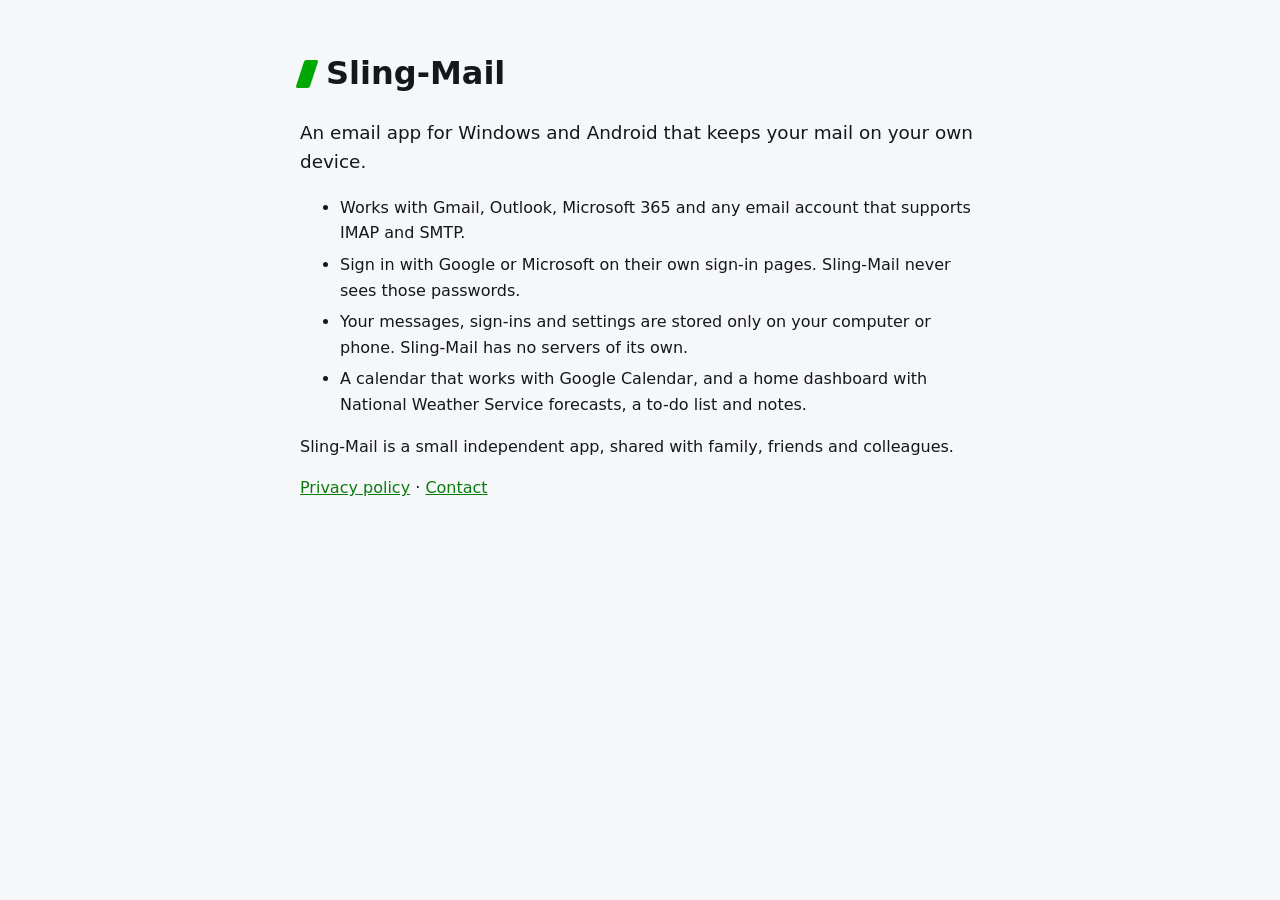
<file: index.html>
<!doctype html>
<html lang="en">
<head>
<meta charset="utf-8">
<meta name="viewport" content="width=device-width, initial-scale=1">
<title>Sling-Mail</title>
<meta name="description" content="Sling-Mail is an email app for Windows and Android that keeps your mail on your own device.">
<link rel="stylesheet" href="style.css">
</head>
<body>
<main>
  <h1><span class="mark"></span>Sling-Mail</h1>
  <p class="lead">An email app for Windows and Android that keeps your mail on your own device.</p>
  <ul>
    <li>Works with Gmail, Outlook, Microsoft&nbsp;365 and any email account that supports IMAP and SMTP.</li>
    <li>Sign in with Google or Microsoft on their own sign-in pages. Sling-Mail never sees those passwords.</li>
    <li>Your messages, sign-ins and settings are stored only on your computer or phone. Sling-Mail has no servers of its own.</li>
    <li>A calendar that works with Google Calendar, and a home dashboard with National Weather Service forecasts, a to-do list and notes.</li>
  </ul>
  <p>Sling-Mail is a small independent app, shared with family, friends and colleagues.</p>
  <p><a href="privacy.html">Privacy policy</a> · <a href="https://github.com/AmericanW1987/sling-mail-site/issues">Contact</a></p>
</main>
</body>
</html>
</file>
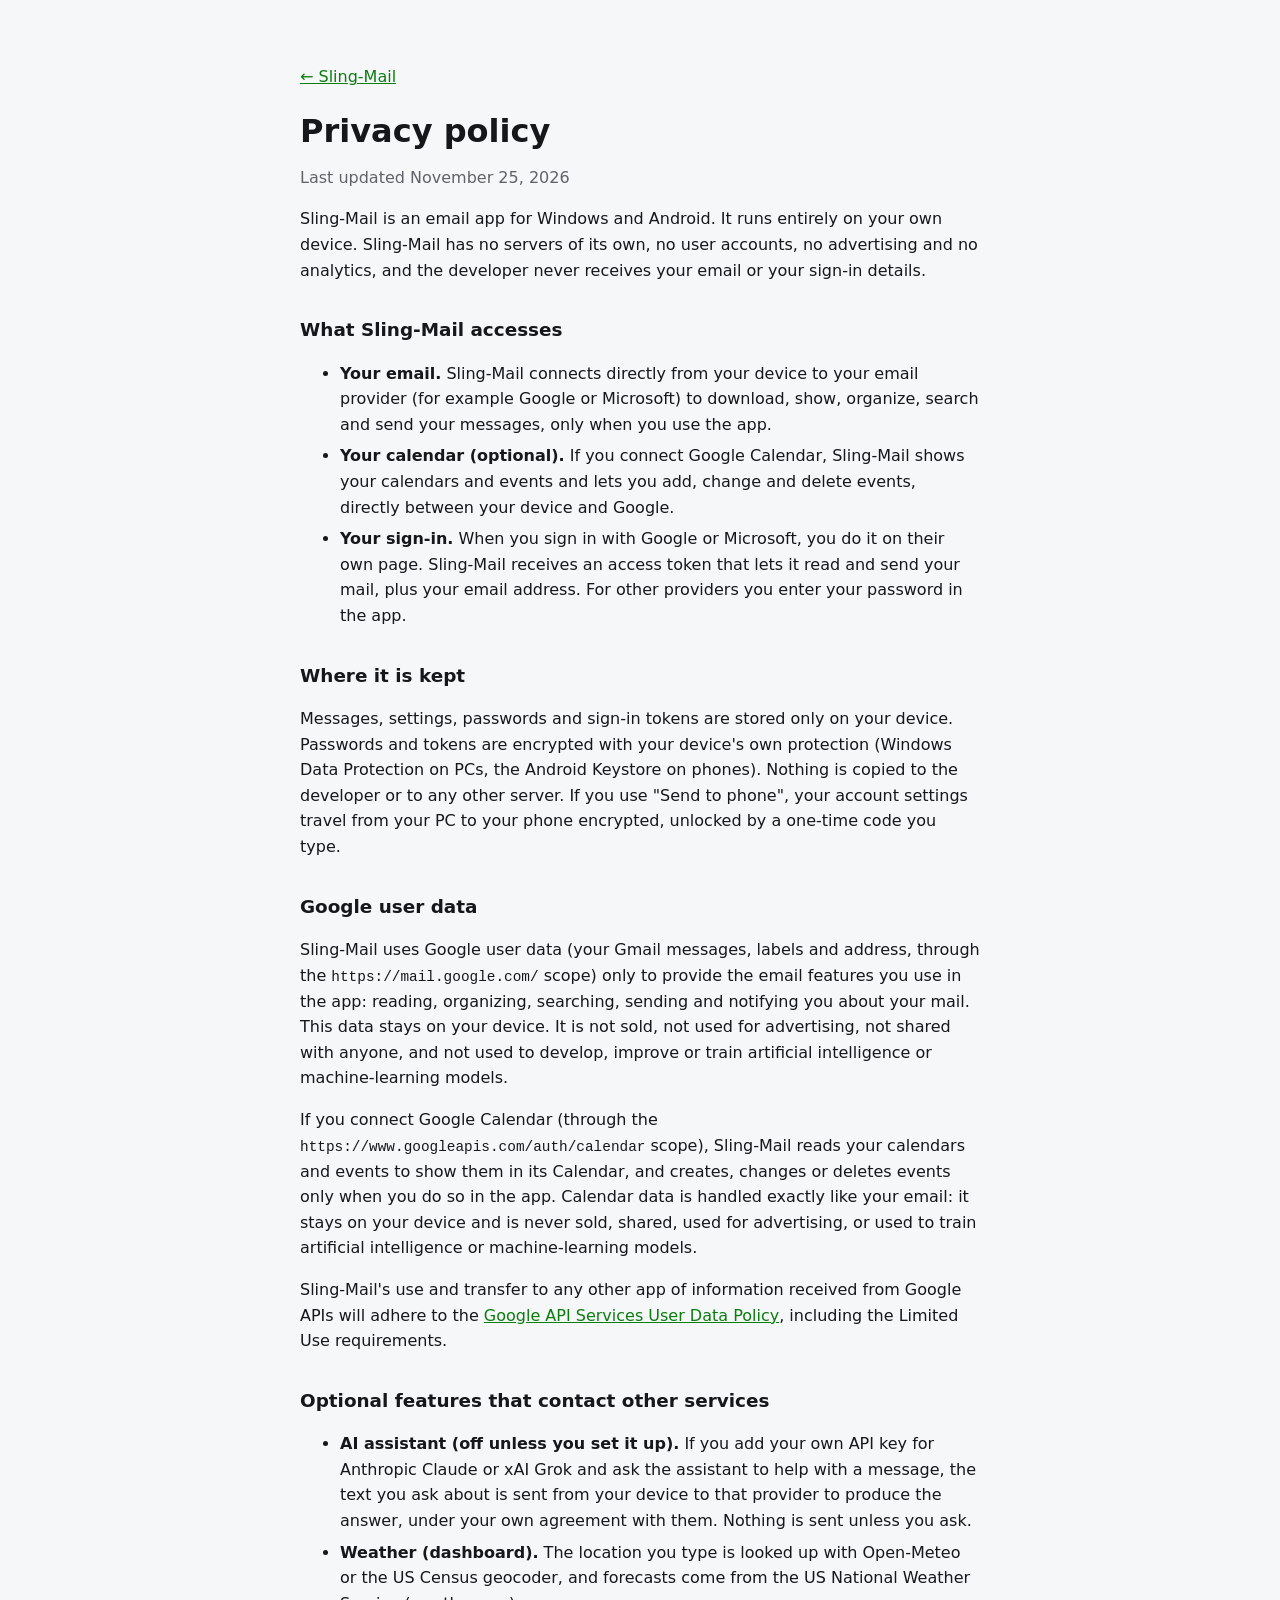
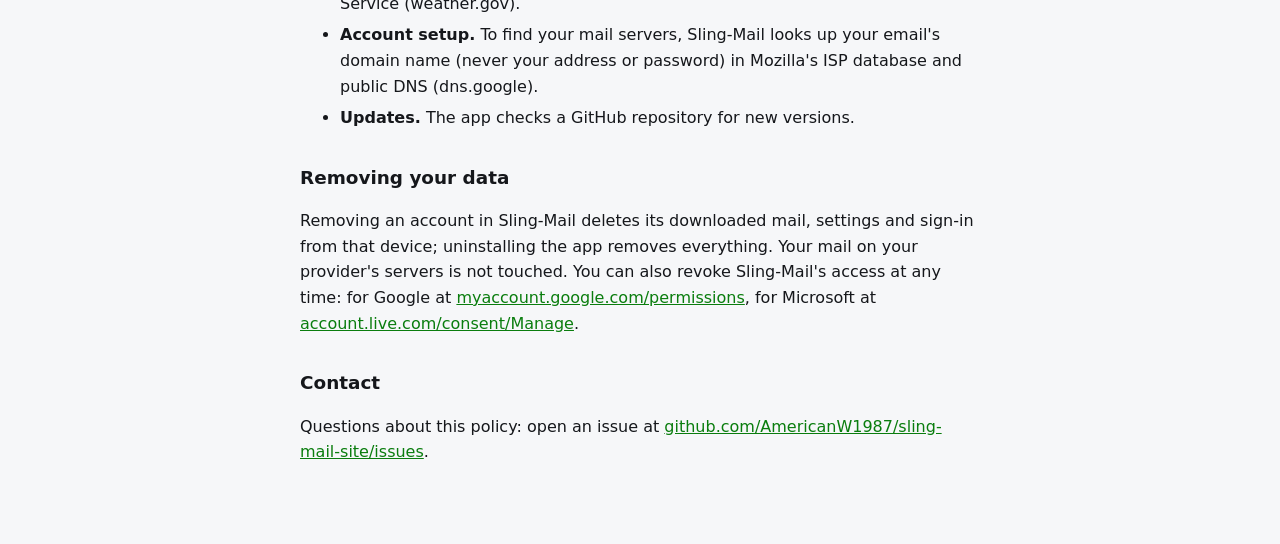
<file: privacy.html>
<!doctype html>
<html lang="en">
<head>
<meta charset="utf-8">
<meta name="viewport" content="width=device-width, initial-scale=1">
<title>Sling-Mail privacy policy</title>
<link rel="stylesheet" href="style.css">
</head>
<body>
<main>
  <p><a href="index.html">← Sling-Mail</a></p>
  <h1>Privacy policy</h1>
  <p class="muted">Last updated November 25, 2026</p>

  <p>Sling-Mail is an email app for Windows and Android. It runs entirely on your own device. Sling-Mail has no servers
  of its own, no user accounts, no advertising and no analytics, and the developer never receives your email or your
  sign-in details.</p>

  <h2>What Sling-Mail accesses</h2>
  <ul>
    <li><b>Your email.</b> Sling-Mail connects directly from your device to your email provider (for example Google or
    Microsoft) to download, show, organize, search and send your messages, only when you use the app.</li>
    <li><b>Your calendar (optional).</b> If you connect Google Calendar, Sling-Mail shows your calendars and events and lets you add, change and delete events, directly between your device and Google.</li>
    <li><b>Your sign-in.</b> When you sign in with Google or Microsoft, you do it on their own page. Sling-Mail receives an
    access token that lets it read and send your mail, plus your email address. For other providers you enter your
    password in the app.</li>
  </ul>

  <h2>Where it is kept</h2>
  <p>Messages, settings, passwords and sign-in tokens are stored only on your device. Passwords and tokens are encrypted
  with your device's own protection (Windows Data Protection on PCs, the Android Keystore on phones). Nothing is copied
  to the developer or to any other server. If you use "Send to phone", your account settings travel from your PC to your
  phone encrypted, unlocked by a one-time code you type.</p>

  <h2>Google user data</h2>
  <p>Sling-Mail uses Google user data (your Gmail messages, labels and address, through the <code>https://mail.google.com/</code>
  scope) only to provide the email features you use in the app: reading, organizing, searching, sending and notifying you
  about your mail. This data stays on your device. It is not sold, not used for advertising, not shared with anyone,
  and not used to develop, improve or train artificial intelligence or machine-learning models.</p>
  <p>If you connect Google Calendar (through the <code>https://www.googleapis.com/auth/calendar</code> scope), Sling-Mail
  reads your calendars and events to show them in its Calendar, and creates, changes or deletes events only when you do
  so in the app. Calendar data is handled exactly like your email: it stays on your device and is never sold, shared,
  used for advertising, or used to train artificial intelligence or machine-learning models.</p>
  <p>Sling-Mail's use and transfer to any other app of information received from Google APIs will adhere to the
  <a href="https://developers.google.com/terms/api-services-user-data-policy">Google API Services User Data Policy</a>,
  including the Limited Use requirements.</p>

  <h2>Optional features that contact other services</h2>
  <ul>
    <li><b>AI assistant (off unless you set it up).</b> If you add your own API key for Anthropic Claude or xAI Grok and
    ask the assistant to help with a message, the text you ask about is sent from your device to that provider to produce
    the answer, under your own agreement with them. Nothing is sent unless you ask.</li>
    <li><b>Weather (dashboard).</b> The location you type is looked up with Open-Meteo or the US Census geocoder, and
    forecasts come from the US National Weather Service (weather.gov).</li>
    <li><b>Account setup.</b> To find your mail servers, Sling-Mail looks up your email's domain name (never your address
    or password) in Mozilla's ISP database and public DNS (dns.google).</li>
    <li><b>Updates.</b> The app checks a GitHub repository for new versions.</li>
  </ul>

  <h2>Removing your data</h2>
  <p>Removing an account in Sling-Mail deletes its downloaded mail, settings and sign-in from that device; uninstalling
  the app removes everything. Your mail on your provider's servers is not touched. You can also revoke Sling-Mail's
  access at any time: for Google at <a href="https://myaccount.google.com/permissions">myaccount.google.com/permissions</a>,
  for Microsoft at <a href="https://account.live.com/consent/Manage">account.live.com/consent/Manage</a>.</p>

  <h2>Contact</h2>
  <p>Questions about this policy: open an issue at
  <a href="https://github.com/AmericanW1987/sling-mail-site/issues">github.com/AmericanW1987/sling-mail-site/issues</a>.</p>
</main>
</body>
</html>
</file>
<file: style.css>
:root { --bg: #111418; --text: #e8eaed; --muted: #9aa0a6; --green: #00E205; --link: #5CFF66; }
@media (prefers-color-scheme: light) { :root { --bg: #f6f7f9; --text: #15171b; --muted: #5f6368; --green: #00a804; --link: #0a7d0e; } }
* { box-sizing: border-box; }
body { margin: 0; background: var(--bg); color: var(--text); font: 16px/1.6 "Segoe UI", system-ui, -apple-system, sans-serif; }
main { max-width: 720px; margin: 0 auto; padding: 48px 20px 64px; }
h1 { font-size: 2rem; margin: 0 0 8px; display: flex; align-items: center; gap: 12px; }
h2 { font-size: 1.15rem; margin-top: 2rem; }
.mark { width: 14px; height: 28px; background: var(--green); transform: skewX(-18deg); border-radius: 2px; }
.lead { font-size: 1.15rem; }
.muted { color: var(--muted); margin-top: 0; }
a { color: var(--link); }
code { font-size: .9em; }
li { margin: 6px 0; }
</file>
